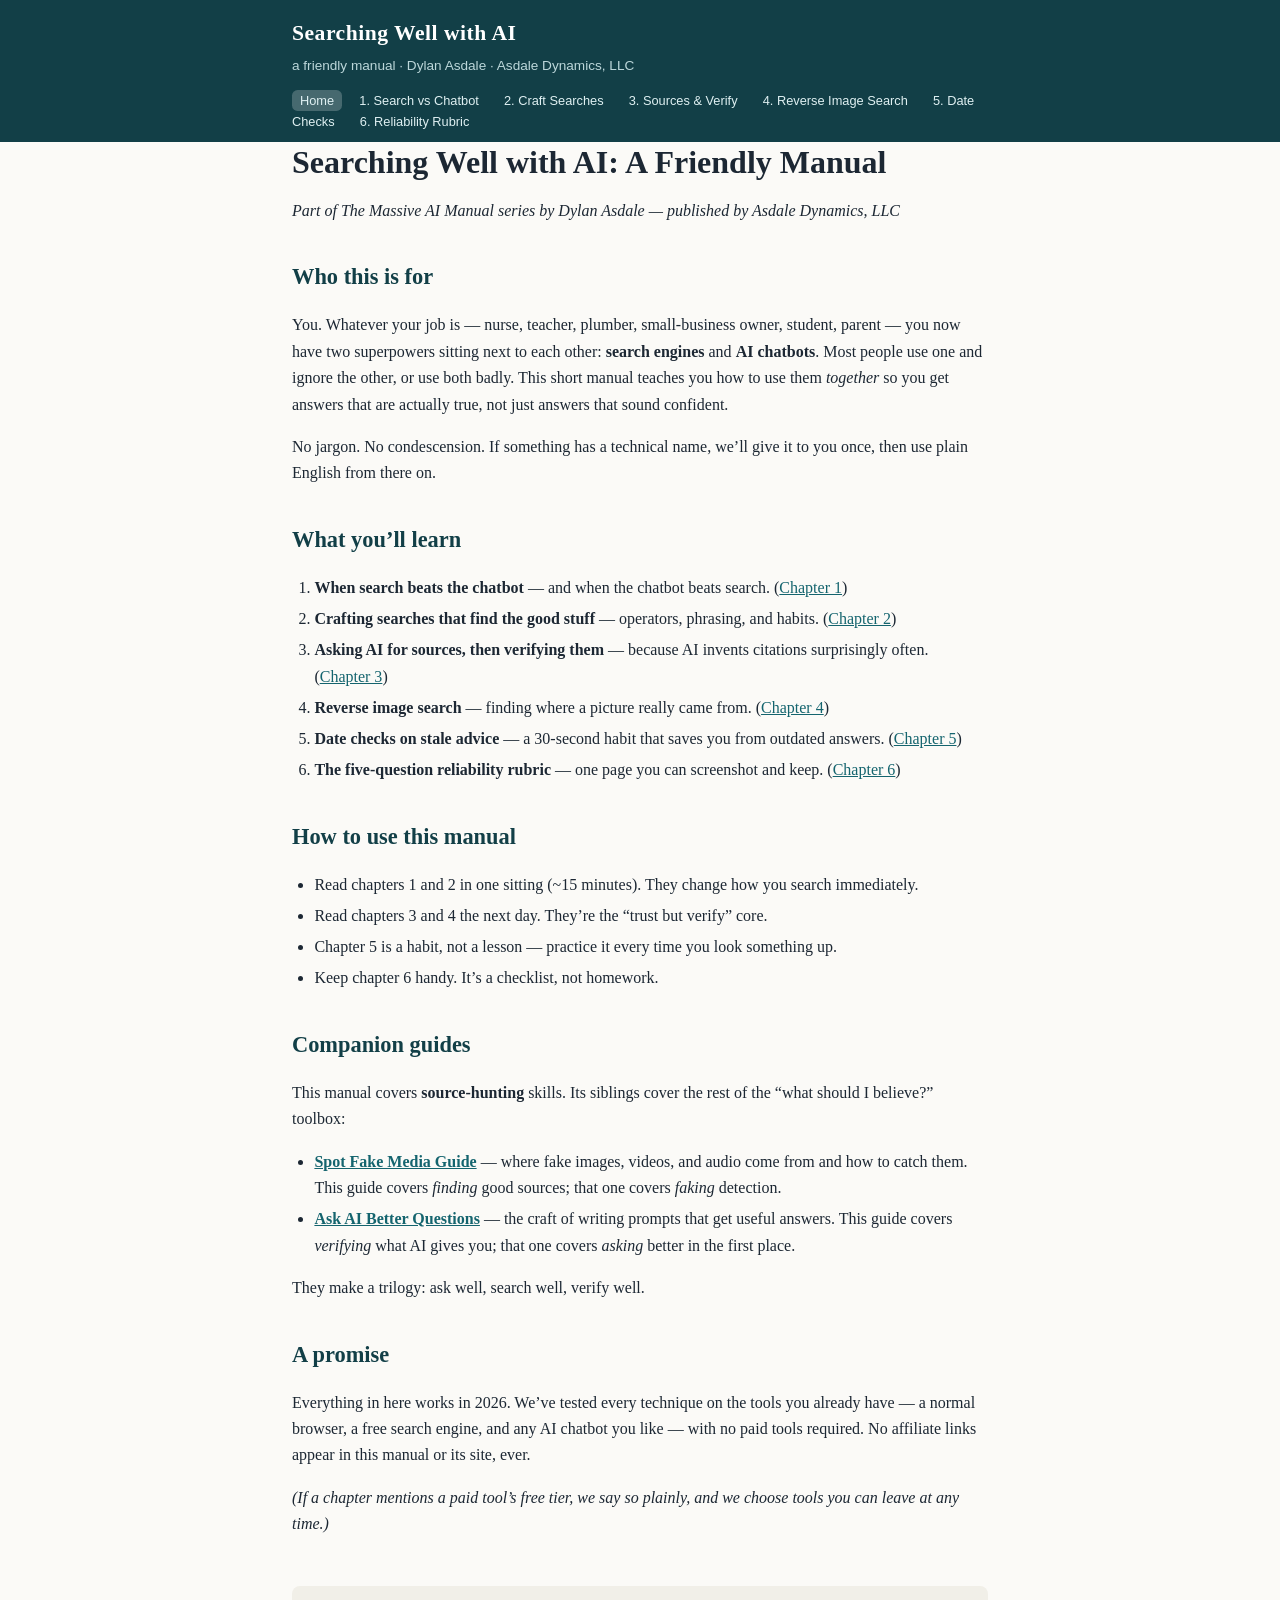
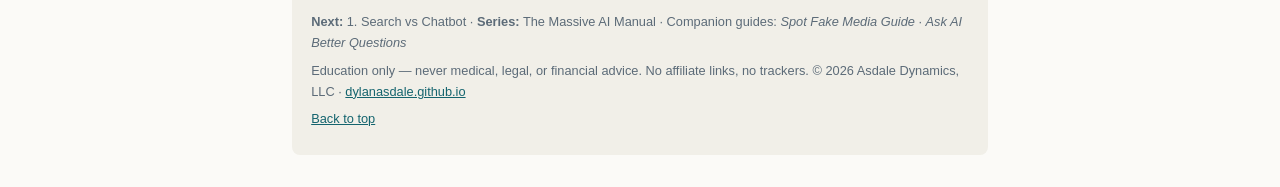
<file: site/index.html>
<!DOCTYPE html>
<html lang="en">
<head>
<meta charset="utf-8">
<meta name="viewport" content="width=device-width, initial-scale=1">
<title>Searching Well with AI: A Friendly Manual — Searching Well with AI</title>
<meta name="description" content="A friendly manual on getting good answers from search engines and AI chatbots together — by Dylan Asdale (Asdale Dynamics, LLC).">
<link rel="stylesheet" href="styles.css">
</head>
<body>
<header class="site-header">
  <div class="wrap">
    <a class="brand" href="index.html">Searching Well with AI</a>
    <span class="tagline">a friendly manual · Dylan Asdale · Asdale Dynamics, LLC</span>
  </div>
  <nav class="wrap nav">
    <a href="index.html" class="kn">Home</a> <a href="01-when-search-beats-the-chatbot.html" class="">1. Search vs Chatbot</a> <a href="02-crafting-searches.html" class="">2. Craft Searches</a> <a href="03-ask-ai-for-sources-then-verify.html" class="">3. Sources & Verify</a> <a href="04-reverse-image-search.html" class="">4. Reverse Image Search</a> <a href="05-date-checks-on-stale-advice.html" class="">5. Date Checks</a> <a href="06-five-question-reliability-rubric.html" class="">6. Reliability Rubric</a>
  </nav>
</header>
<main class="wrap">
<article>
<h1>Searching Well with AI: A Friendly Manual</h1>
<p><em>Part of The Massive AI Manual series by Dylan Asdale — published by Asdale Dynamics, LLC</em></p>
<h2>Who this is for</h2>
<p>You. Whatever your job is — nurse, teacher, plumber, small-business owner, student, parent —
you now have two superpowers sitting next to each other: <strong>search engines</strong> and <strong>AI chatbots</strong>.
Most people use one and ignore the other, or use both badly. This short manual teaches you
how to use them <em>together</em> so you get answers that are actually true, not just answers that
sound confident.</p>
<p>No jargon. No condescension. If something has a technical name, we&rsquo;ll give it to you once,
then use plain English from there on.</p>
<h2>What you&rsquo;ll learn</h2>
<ol>
<li><strong>When search beats the chatbot</strong> — and when the chatbot beats search. (<a href="01-when-search-beats-the-chatbot.html">Chapter 1</a>)</li>
<li><strong>Crafting searches that find the good stuff</strong> — operators, phrasing, and habits. (<a href="02-crafting-searches.html">Chapter 2</a>)</li>
<li><strong>Asking AI for sources, then verifying them</strong> — because AI invents citations surprisingly often. (<a href="03-ask-ai-for-sources-then-verify.html">Chapter 3</a>)</li>
<li><strong>Reverse image search</strong> — finding where a picture really came from. (<a href="04-reverse-image-search.html">Chapter 4</a>)</li>
<li><strong>Date checks on stale advice</strong> — a 30-second habit that saves you from outdated answers. (<a href="05-date-checks-on-stale-advice.html">Chapter 5</a>)</li>
<li><strong>The five-question reliability rubric</strong> — one page you can screenshot and keep. (<a href="06-five-question-reliability-rubric.html">Chapter 6</a>)</li>
</ol>
<h2>How to use this manual</h2>
<ul>
<li>Read chapters 1 and 2 in one sitting (~15 minutes). They change how you search immediately.</li>
<li>Read chapters 3 and 4 the next day. They&rsquo;re the &ldquo;trust but verify&rdquo; core.</li>
<li>Chapter 5 is a habit, not a lesson — practice it every time you look something up.</li>
<li>Keep chapter 6 handy. It&rsquo;s a checklist, not homework.</li>
</ul>
<h2>Companion guides</h2>
<p>This manual covers <strong>source-hunting</strong> skills. Its siblings cover the rest of the
&ldquo;what should I believe?&rdquo; toolbox:</p>
<ul>
<li><strong><a href="https://dylanasdale.github.io/">Spot Fake Media Guide</a></strong> — where fake images, videos, and audio come from and how to catch them. This guide covers <em>finding</em> good sources; that one covers <em>faking</em> detection.</li>
<li><strong><a href="https://dylanasdale.github.io/">Ask AI Better Questions</a></strong> — the craft of writing prompts that get useful answers. This guide covers <em>verifying</em> what AI gives you; that one covers <em>asking</em> better in the first place.</li>
</ul>
<p>They make a trilogy: ask well, search well, verify well.</p>
<h2>A promise</h2>
<p>Everything in here works in 2026. We&rsquo;ve tested every technique on the tools you
already have — a normal browser, a free search engine, and any AI chatbot you like — with no
paid tools required. No affiliate links appear in this manual or its site, ever.</p>
<p><em>(If a chapter mentions a paid tool&rsquo;s free tier, we say so plainly, and we choose tools
you can leave at any time.)</em></p>
</article>
<footer class="page-footer">
  <p><strong>Next:</strong> 1. Search vs Chatbot · <strong>Series:</strong> The Massive AI Manual ·
  Companion guides: <em>Spot Fake Media Guide</em> · <em>Ask AI Better Questions</em></p>
  <p>Education only — never medical, legal, or financial advice. No affiliate links, no trackers.
  &copy; 2026 Asdale Dynamics, LLC · <a href="https://dylanasdale.github.io/">dylanasdale.github.io</a></p>
  <p><a href="#top">Back to top</a></p>
</footer>
</main>
</body>
</html>
</file>
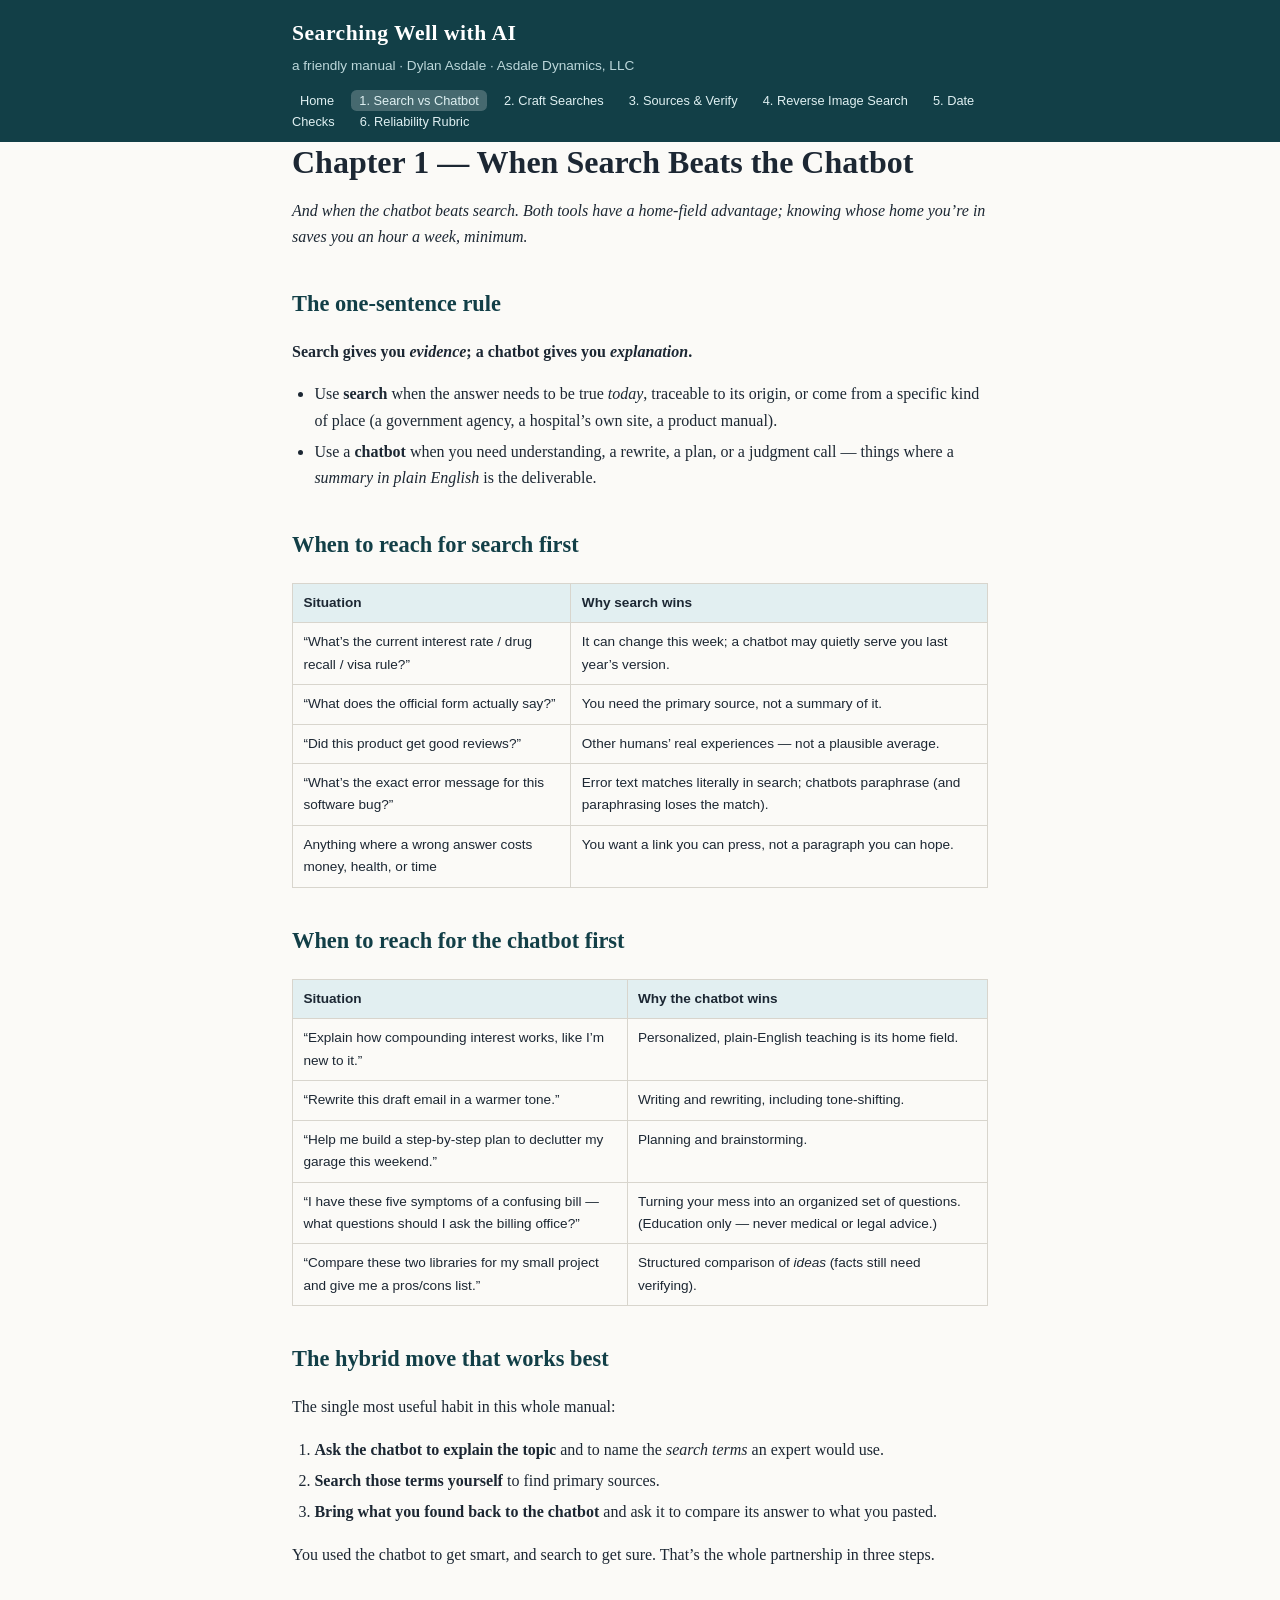
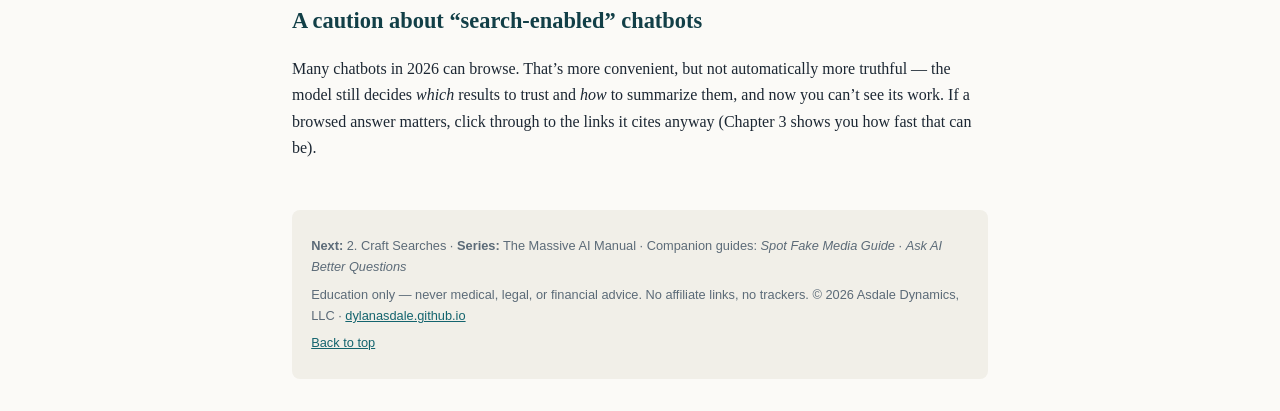
<file: site/01-when-search-beats-the-chatbot.html>
<!DOCTYPE html>
<html lang="en">
<head>
<meta charset="utf-8">
<meta name="viewport" content="width=device-width, initial-scale=1">
<title>Chapter 1 — When Search Beats the Chatbot — Searching Well with AI</title>
<meta name="description" content="A friendly manual on getting good answers from search engines and AI chatbots together — by Dylan Asdale (Asdale Dynamics, LLC).">
<link rel="stylesheet" href="styles.css">
</head>
<body>
<header class="site-header">
  <div class="wrap">
    <a class="brand" href="index.html">Searching Well with AI</a>
    <span class="tagline">a friendly manual · Dylan Asdale · Asdale Dynamics, LLC</span>
  </div>
  <nav class="wrap nav">
    <a href="index.html" class="">Home</a> <a href="01-when-search-beats-the-chatbot.html" class="kn">1. Search vs Chatbot</a> <a href="02-crafting-searches.html" class="">2. Craft Searches</a> <a href="03-ask-ai-for-sources-then-verify.html" class="">3. Sources & Verify</a> <a href="04-reverse-image-search.html" class="">4. Reverse Image Search</a> <a href="05-date-checks-on-stale-advice.html" class="">5. Date Checks</a> <a href="06-five-question-reliability-rubric.html" class="">6. Reliability Rubric</a>
  </nav>
</header>
<main class="wrap">
<article>
<h1>Chapter 1 — When Search Beats the Chatbot</h1>
<p><em>And when the chatbot beats search. Both tools have a home-field advantage; knowing
whose home you&rsquo;re in saves you an hour a week, minimum.</em></p>
<h2>The one-sentence rule</h2>
<p><strong>Search gives you <em>evidence</em>; a chatbot gives you <em>explanation</em>.</strong></p>
<ul>
<li>Use <strong>search</strong> when the answer needs to be true <em>today</em>, traceable to its origin, or come from a specific kind of place (a government agency, a hospital&rsquo;s own site, a product manual).</li>
<li>Use a <strong>chatbot</strong> when you need understanding, a rewrite, a plan, or a judgment call — things where a <em>summary in plain English</em> is the deliverable.</li>
</ul>
<h2>When to reach for search first</h2>
<table>
<thead>
<tr>
<th>Situation</th>
<th>Why search wins</th>
</tr>
</thead>
<tbody>
<tr>
<td>&ldquo;What&rsquo;s the current interest rate / drug recall / visa rule?&rdquo;</td>
<td>It can change this week; a chatbot may quietly serve you last year&rsquo;s version.</td>
</tr>
<tr>
<td>&ldquo;What does the official form actually say?&rdquo;</td>
<td>You need the primary source, not a summary of it.</td>
</tr>
<tr>
<td>&ldquo;Did this product get good reviews?&rdquo;</td>
<td>Other humans&rsquo; real experiences — not a plausible average.</td>
</tr>
<tr>
<td>&ldquo;What&rsquo;s the exact error message for this software bug?&rdquo;</td>
<td>Error text matches literally in search; chatbots paraphrase (and paraphrasing loses the match).</td>
</tr>
<tr>
<td>Anything where a wrong answer costs money, health, or time</td>
<td>You want a link you can press, not a paragraph you can hope.</td>
</tr>
</tbody>
</table>
<h2>When to reach for the chatbot first</h2>
<table>
<thead>
<tr>
<th>Situation</th>
<th>Why the chatbot wins</th>
</tr>
</thead>
<tbody>
<tr>
<td>&ldquo;Explain how compounding interest works, like I&rsquo;m new to it.&rdquo;</td>
<td>Personalized, plain-English teaching is its home field.</td>
</tr>
<tr>
<td>&ldquo;Rewrite this draft email in a warmer tone.&rdquo;</td>
<td>Writing and rewriting, including tone-shifting.</td>
</tr>
<tr>
<td>&ldquo;Help me build a step-by-step plan to declutter my garage this weekend.&rdquo;</td>
<td>Planning and brainstorming.</td>
</tr>
<tr>
<td>&ldquo;I have these five symptoms of a confusing bill — what questions should I ask the billing office?&rdquo;</td>
<td>Turning your mess into an organized set of questions. (Education only — never medical or legal advice.)</td>
</tr>
<tr>
<td>&ldquo;Compare these two libraries for my small project and give me a pros/cons list.&rdquo;</td>
<td>Structured comparison of <em>ideas</em> (facts still need verifying).</td>
</tr>
</tbody>
</table>
<h2>The hybrid move that works best</h2>
<p>The single most useful habit in this whole manual:</p>
<ol>
<li><strong>Ask the chatbot to explain the topic</strong> and to name the <em>search terms</em> an expert would use.</li>
<li><strong>Search those terms yourself</strong> to find primary sources.</li>
<li><strong>Bring what you found back to the chatbot</strong> and ask it to compare its answer to what you pasted.</li>
</ol>
<p>You used the chatbot to get smart, and search to get sure. That&rsquo;s the whole partnership
in three steps.</p>
<h2>A caution about &ldquo;search-enabled&rdquo; chatbots</h2>
<p>Many chatbots in 2026 can browse. That&rsquo;s more convenient, but not automatically more
truthful — the model still decides <em>which</em> results to trust and <em>how</em> to summarize them,
and now you can&rsquo;t see its work. If a browsed answer matters, click through to the
links it cites anyway (Chapter 3 shows you how fast that can be).</p>
</article>
<footer class="page-footer">
  <p><strong>Next:</strong> 2. Craft Searches · <strong>Series:</strong> The Massive AI Manual ·
  Companion guides: <em>Spot Fake Media Guide</em> · <em>Ask AI Better Questions</em></p>
  <p>Education only — never medical, legal, or financial advice. No affiliate links, no trackers.
  &copy; 2026 Asdale Dynamics, LLC · <a href="https://dylanasdale.github.io/">dylanasdale.github.io</a></p>
  <p><a href="#top">Back to top</a></p>
</footer>
</main>
</body>
</html>
</file>
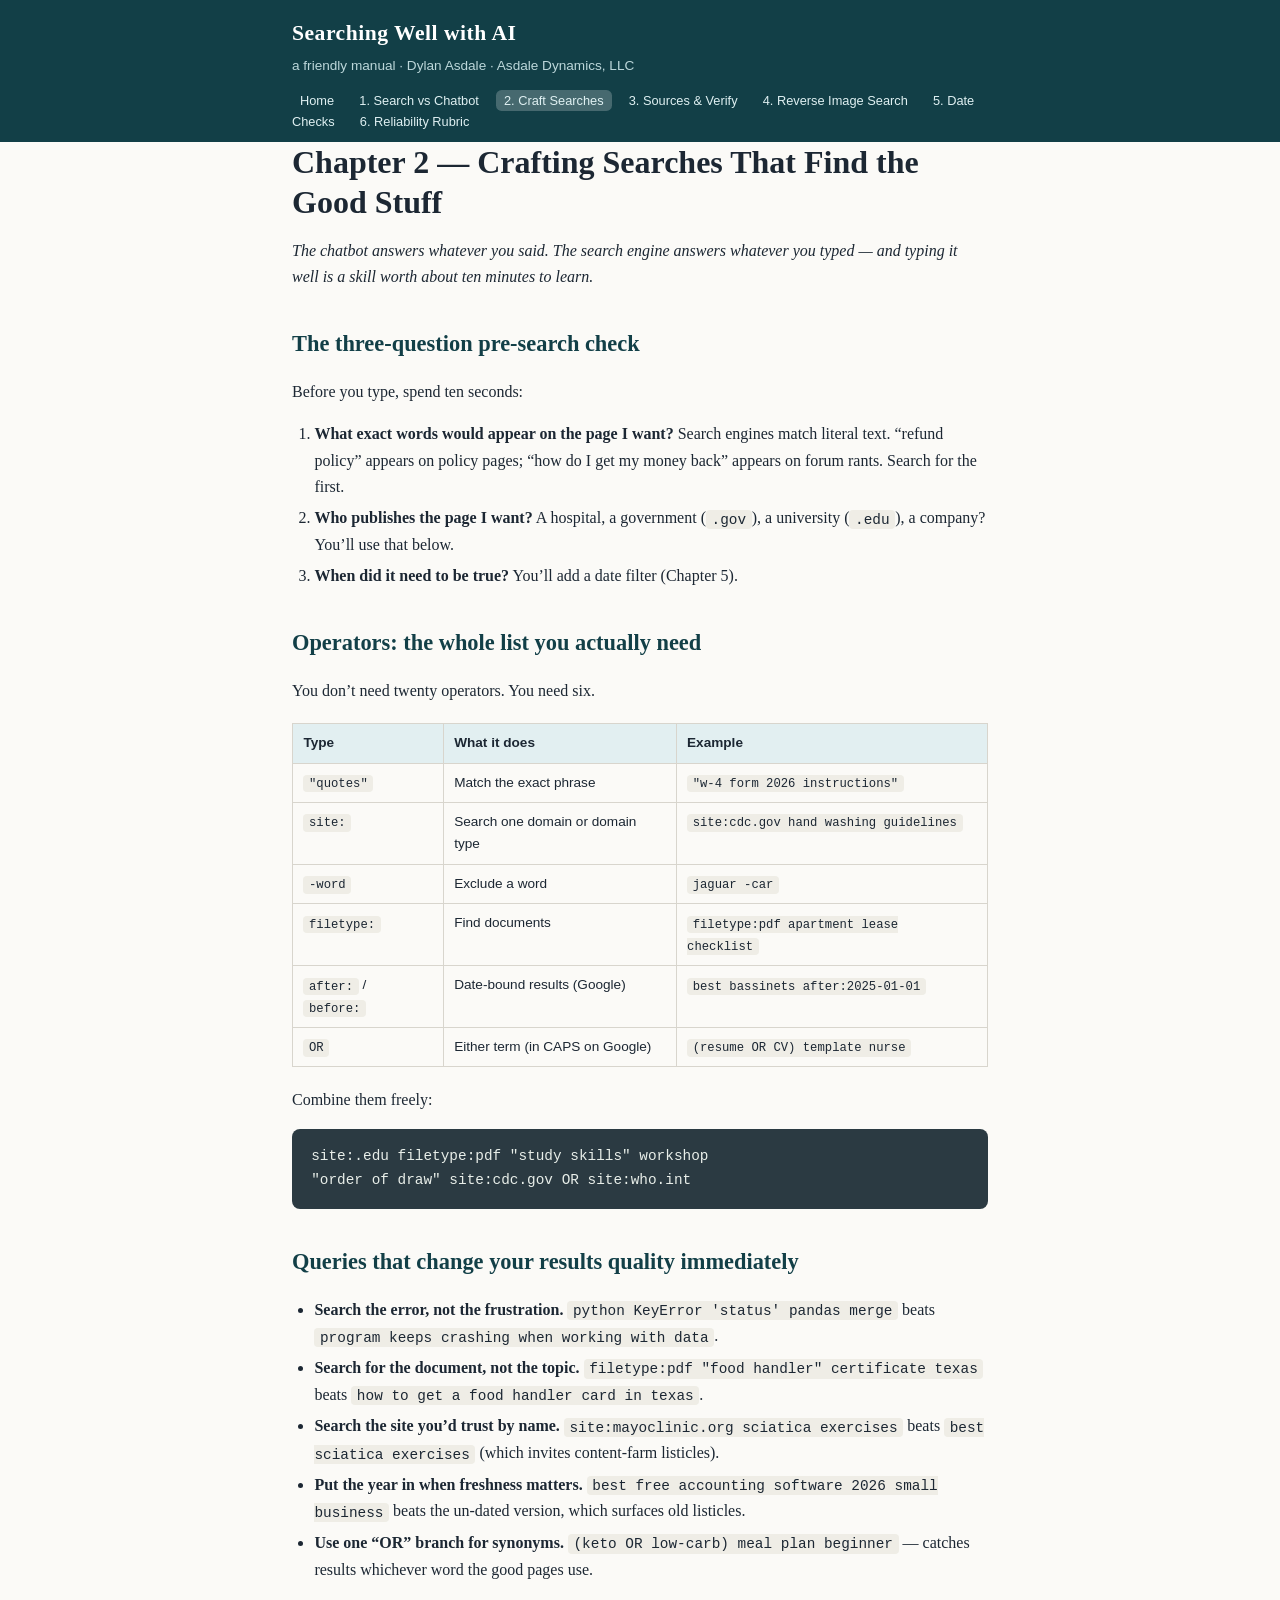
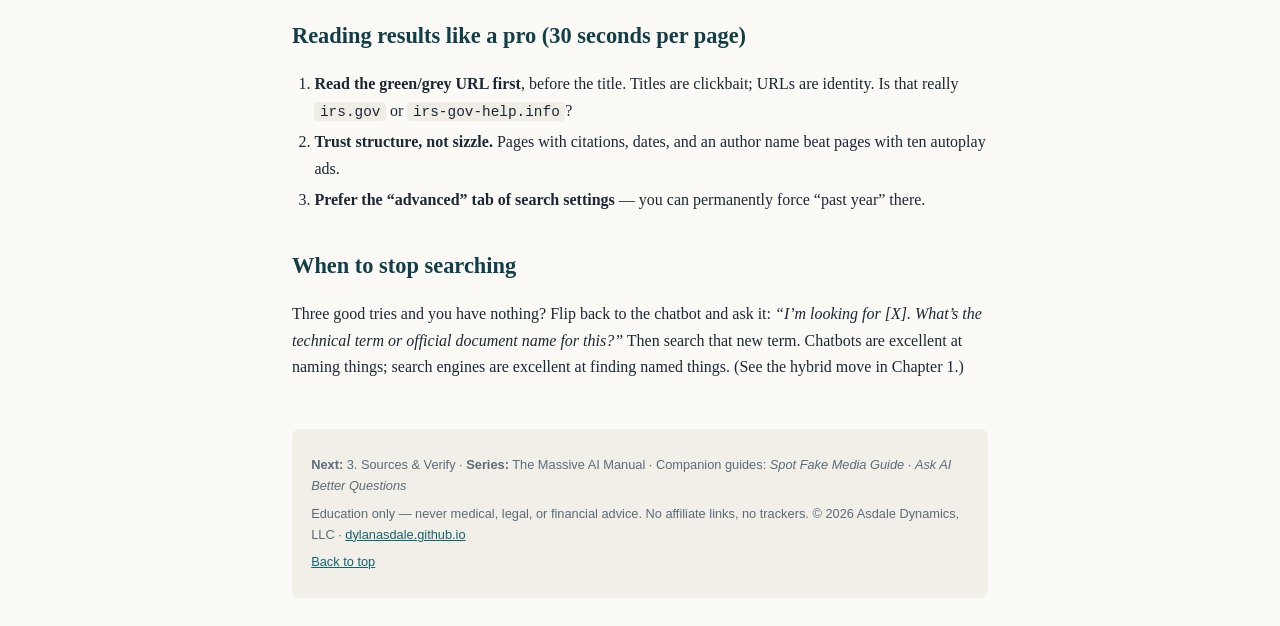
<file: site/02-crafting-searches.html>
<!DOCTYPE html>
<html lang="en">
<head>
<meta charset="utf-8">
<meta name="viewport" content="width=device-width, initial-scale=1">
<title>Chapter 2 — Crafting Searches That Find the Good Stuff — Searching Well with AI</title>
<meta name="description" content="A friendly manual on getting good answers from search engines and AI chatbots together — by Dylan Asdale (Asdale Dynamics, LLC).">
<link rel="stylesheet" href="styles.css">
</head>
<body>
<header class="site-header">
  <div class="wrap">
    <a class="brand" href="index.html">Searching Well with AI</a>
    <span class="tagline">a friendly manual · Dylan Asdale · Asdale Dynamics, LLC</span>
  </div>
  <nav class="wrap nav">
    <a href="index.html" class="">Home</a> <a href="01-when-search-beats-the-chatbot.html" class="">1. Search vs Chatbot</a> <a href="02-crafting-searches.html" class="kn">2. Craft Searches</a> <a href="03-ask-ai-for-sources-then-verify.html" class="">3. Sources & Verify</a> <a href="04-reverse-image-search.html" class="">4. Reverse Image Search</a> <a href="05-date-checks-on-stale-advice.html" class="">5. Date Checks</a> <a href="06-five-question-reliability-rubric.html" class="">6. Reliability Rubric</a>
  </nav>
</header>
<main class="wrap">
<article>
<h1>Chapter 2 — Crafting Searches That Find the Good Stuff</h1>
<p><em>The chatbot answers whatever you said. The search engine answers whatever you
<em>typed</em> — and typing it well is a skill worth about ten minutes to learn.</em></p>
<h2>The three-question pre-search check</h2>
<p>Before you type, spend ten seconds:</p>
<ol>
<li><strong>What exact words would appear on the page I want?</strong> Search engines match literal text. &ldquo;refund policy&rdquo; appears on policy pages; &ldquo;how do I get my money back&rdquo; appears on forum rants. Search for the first.</li>
<li><strong>Who publishes the page I want?</strong> A hospital, a government (<code>.gov</code>), a university (<code>.edu</code>), a company? You&rsquo;ll use that below.</li>
<li><strong>When did it need to be true?</strong> You&rsquo;ll add a date filter (Chapter 5).</li>
</ol>
<h2>Operators: the whole list you actually need</h2>
<p>You don&rsquo;t need twenty operators. You need six.</p>
<table>
<thead>
<tr>
<th>Type</th>
<th>What it does</th>
<th>Example</th>
</tr>
</thead>
<tbody>
<tr>
<td><code>"quotes"</code></td>
<td>Match the exact phrase</td>
<td><code>"w-4 form 2026 instructions"</code></td>
</tr>
<tr>
<td><code>site:</code></td>
<td>Search one domain or domain type</td>
<td><code>site:cdc.gov hand washing guidelines</code></td>
</tr>
<tr>
<td><code>-word</code></td>
<td>Exclude a word</td>
<td><code>jaguar -car</code></td>
</tr>
<tr>
<td><code>filetype:</code></td>
<td>Find documents</td>
<td><code>filetype:pdf apartment lease checklist</code></td>
</tr>
<tr>
<td><code>after:</code> / <code>before:</code></td>
<td>Date-bound results (Google)</td>
<td><code>best bassinets after:2025-01-01</code></td>
</tr>
<tr>
<td><code>OR</code></td>
<td>Either term (in CAPS on Google)</td>
<td><code>(resume OR CV) template nurse</code></td>
</tr>
</tbody>
</table>
<p>Combine them freely:</p>
<pre><code>site:.edu filetype:pdf &quot;study skills&quot; workshop
&quot;order of draw&quot; site:cdc.gov OR site:who.int
</code></pre>
<h2>Queries that change your results quality immediately</h2>
<ul>
<li><strong>Search the error, not the frustration.</strong> <code>python KeyError 'status' pandas merge</code> beats <code>program keeps crashing when working with data</code>.</li>
<li><strong>Search for the document, not the topic.</strong> <code>filetype:pdf "food handler" certificate texas</code> beats <code>how to get a food handler card in texas</code>.</li>
<li><strong>Search the site you&rsquo;d trust by name.</strong> <code>site:mayoclinic.org sciatica exercises</code> beats <code>best sciatica exercises</code> (which invites content-farm listicles).</li>
<li><strong>Put the year in when freshness matters.</strong> <code>best free accounting software 2026 small business</code> beats the un-dated version, which surfaces old listicles.</li>
<li><strong>Use one &ldquo;OR&rdquo; branch for synonyms.</strong> <code>(keto OR low-carb) meal plan beginner</code> — catches results whichever word the good pages use.</li>
</ul>
<h2>Reading results like a pro (30 seconds per page)</h2>
<ol>
<li><strong>Read the green/grey URL first</strong>, before the title. Titles are clickbait; URLs are identity. Is that really <code>irs.gov</code> or <code>irs-gov-help.info</code>?</li>
<li><strong>Trust structure, not sizzle.</strong> Pages with citations, dates, and an author name beat pages with ten autoplay ads.</li>
<li><strong>Prefer the &ldquo;advanced&rdquo; tab of search settings</strong> — you can permanently force &ldquo;past year&rdquo; there.</li>
</ol>
<h2>When to stop searching</h2>
<p>Three good tries and you have nothing? Flip back to the chatbot and ask it:
<em>&ldquo;I&rsquo;m looking for [X]. What&rsquo;s the technical term or official document name for this?&rdquo;</em>
Then search that new term. Chatbots are excellent at naming things; search engines
are excellent at finding named things. (See the hybrid move in Chapter 1.)</p>
</article>
<footer class="page-footer">
  <p><strong>Next:</strong> 3. Sources & Verify · <strong>Series:</strong> The Massive AI Manual ·
  Companion guides: <em>Spot Fake Media Guide</em> · <em>Ask AI Better Questions</em></p>
  <p>Education only — never medical, legal, or financial advice. No affiliate links, no trackers.
  &copy; 2026 Asdale Dynamics, LLC · <a href="https://dylanasdale.github.io/">dylanasdale.github.io</a></p>
  <p><a href="#top">Back to top</a></p>
</footer>
</main>
</body>
</html>
</file>
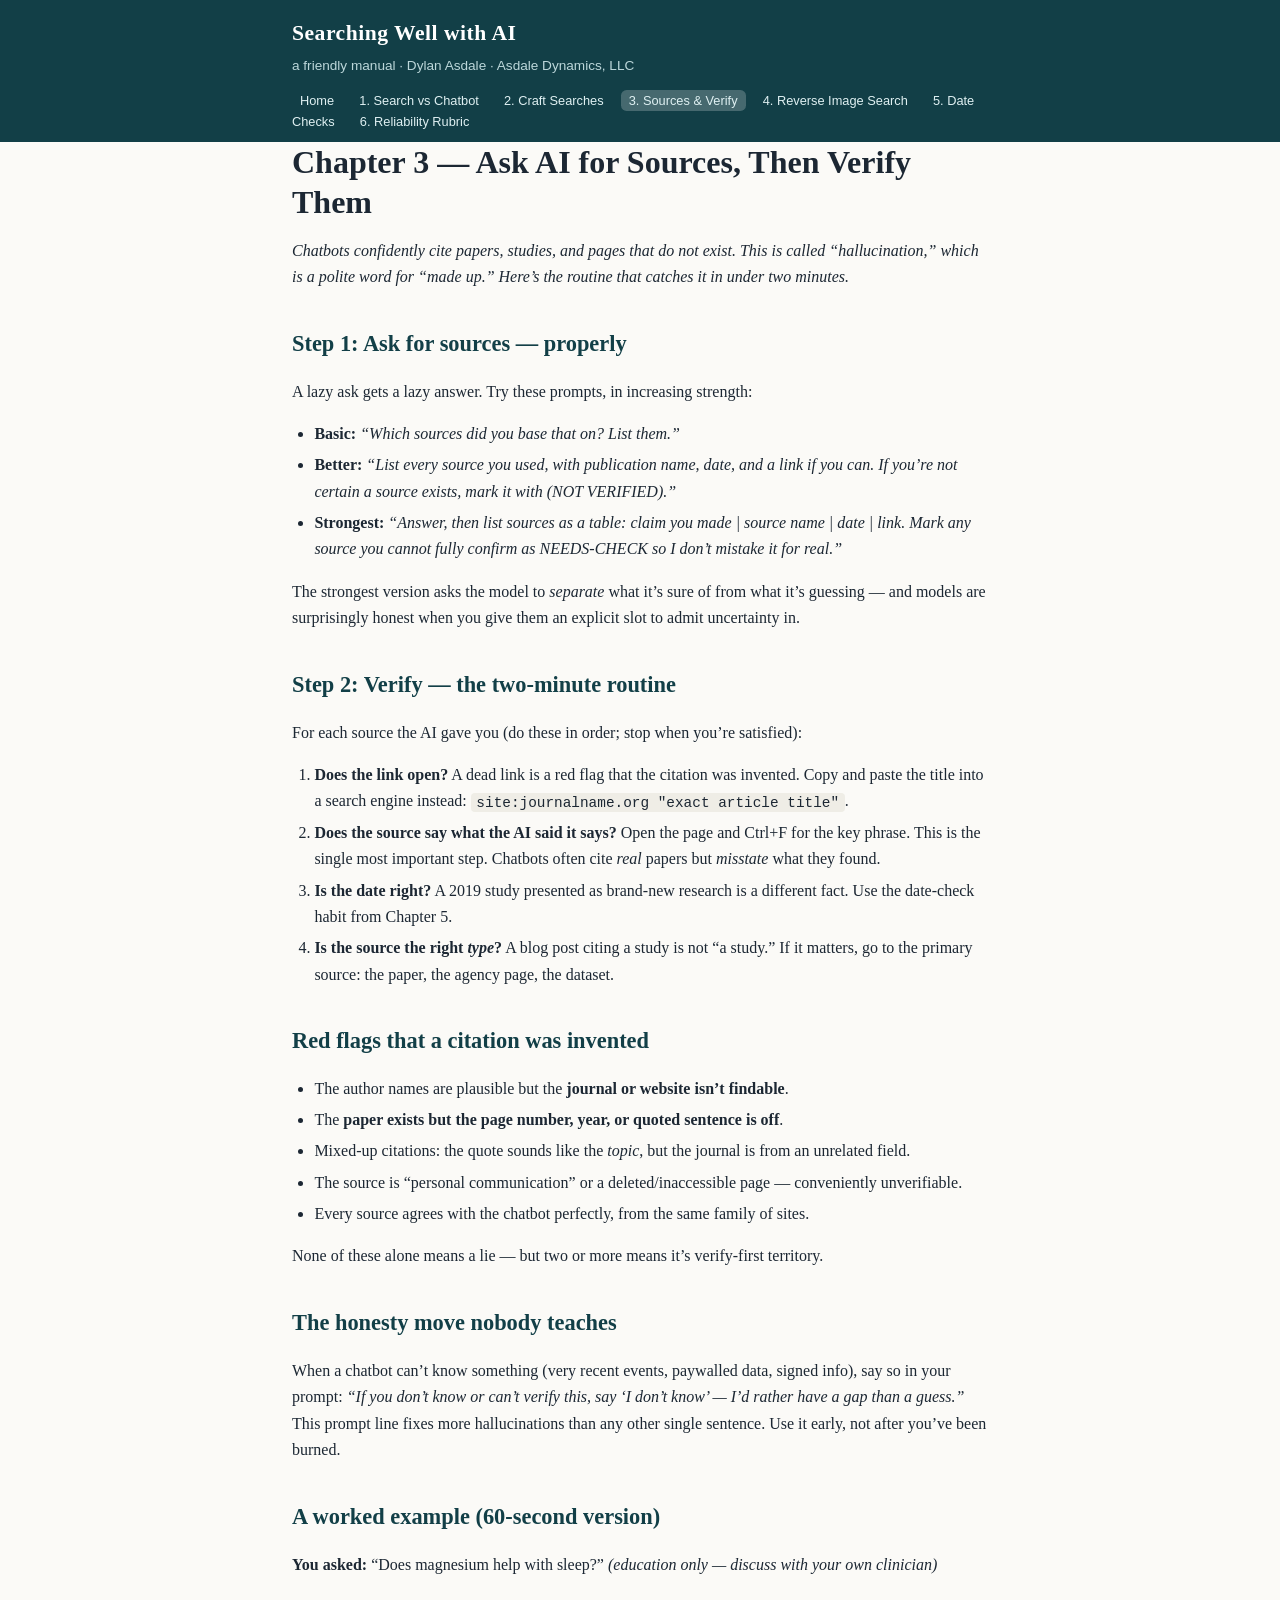
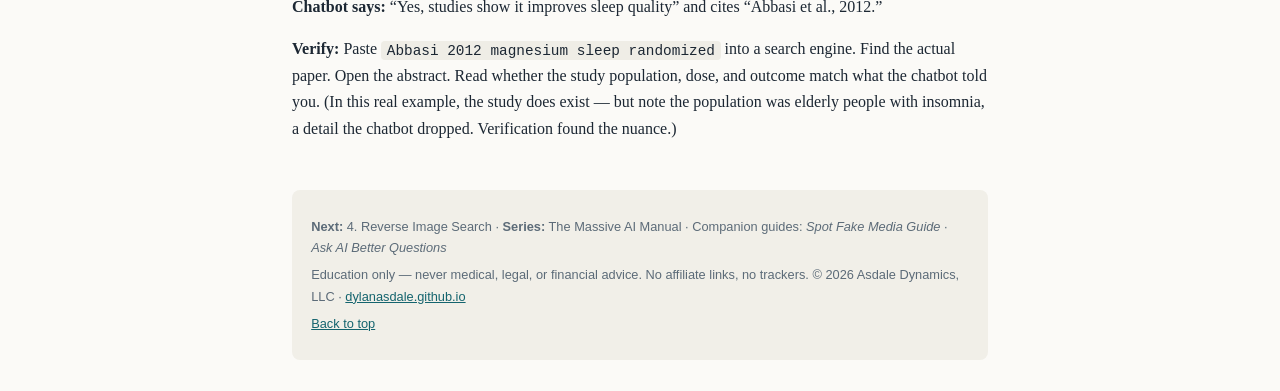
<file: site/03-ask-ai-for-sources-then-verify.html>
<!DOCTYPE html>
<html lang="en">
<head>
<meta charset="utf-8">
<meta name="viewport" content="width=device-width, initial-scale=1">
<title>Chapter 3 — Ask AI for Sources, Then Verify Them — Searching Well with AI</title>
<meta name="description" content="A friendly manual on getting good answers from search engines and AI chatbots together — by Dylan Asdale (Asdale Dynamics, LLC).">
<link rel="stylesheet" href="styles.css">
</head>
<body>
<header class="site-header">
  <div class="wrap">
    <a class="brand" href="index.html">Searching Well with AI</a>
    <span class="tagline">a friendly manual · Dylan Asdale · Asdale Dynamics, LLC</span>
  </div>
  <nav class="wrap nav">
    <a href="index.html" class="">Home</a> <a href="01-when-search-beats-the-chatbot.html" class="">1. Search vs Chatbot</a> <a href="02-crafting-searches.html" class="">2. Craft Searches</a> <a href="03-ask-ai-for-sources-then-verify.html" class="kn">3. Sources & Verify</a> <a href="04-reverse-image-search.html" class="">4. Reverse Image Search</a> <a href="05-date-checks-on-stale-advice.html" class="">5. Date Checks</a> <a href="06-five-question-reliability-rubric.html" class="">6. Reliability Rubric</a>
  </nav>
</header>
<main class="wrap">
<article>
<h1>Chapter 3 — Ask AI for Sources, Then Verify Them</h1>
<p><em>Chatbots confidently cite papers, studies, and pages that do not exist. This is
called “hallucination,” which is a polite word for “made up.” Here&rsquo;s the routine
that catches it in under two minutes.</em></p>
<h2>Step 1: Ask for sources — properly</h2>
<p>A lazy ask gets a lazy answer. Try these prompts, in increasing strength:</p>
<ul>
<li><strong>Basic:</strong> <em>&ldquo;Which sources did you base that on? List them.&rdquo;</em></li>
<li><strong>Better:</strong> <em>&ldquo;List every source you used, with publication name, date, and a link if you can. If you&rsquo;re not certain a source exists, mark it with (NOT VERIFIED).&rdquo;</em></li>
<li><strong>Strongest:</strong> <em>&ldquo;Answer, then list sources as a table: claim you made | source name | date | link. Mark any source you cannot fully confirm as NEEDS-CHECK so I don&rsquo;t mistake it for real.&rdquo;</em></li>
</ul>
<p>The strongest version asks the model to <em>separate</em> what it&rsquo;s sure of from what it&rsquo;s
guessing — and models are surprisingly honest when you give them an explicit slot
to admit uncertainty in.</p>
<h2>Step 2: Verify — the two-minute routine</h2>
<p>For each source the AI gave you (do these in order; stop when you&rsquo;re satisfied):</p>
<ol>
<li><strong>Does the link open?</strong> A dead link is a red flag that the citation was invented. Copy and paste the title into a search engine instead: <code>site:journalname.org "exact article title"</code>.</li>
<li><strong>Does the source say what the AI said it says?</strong> Open the page and Ctrl+F for the key phrase. This is the single most important step. Chatbots often cite <em>real</em> papers but <em>misstate</em> what they found.</li>
<li><strong>Is the date right?</strong> A 2019 study presented as brand-new research is a different fact. Use the date-check habit from Chapter 5.</li>
<li><strong>Is the source the right <em>type</em>?</strong> A blog post citing a study is not &ldquo;a study.&rdquo; If it matters, go to the primary source: the paper, the agency page, the dataset.</li>
</ol>
<h2>Red flags that a citation was invented</h2>
<ul>
<li>The author names are plausible but the <strong>journal or website isn&rsquo;t findable</strong>.</li>
<li>The <strong>paper exists but the page number, year, or quoted sentence is off</strong>.</li>
<li>Mixed-up citations: the quote sounds like the <em>topic</em>, but the journal is from an unrelated field.</li>
<li>The source is &ldquo;personal communication&rdquo; or a deleted/inaccessible page — conveniently unverifiable.</li>
<li>Every source agrees with the chatbot perfectly, from the same family of sites.</li>
</ul>
<p>None of these alone means a lie — but two or more means it&rsquo;s verify-first territory.</p>
<h2>The honesty move nobody teaches</h2>
<p>When a chatbot can&rsquo;t know something (very recent events, paywalled data, signed info),
say so in your prompt: <em>&ldquo;If you don&rsquo;t know or can&rsquo;t verify this, say &lsquo;I don&rsquo;t know&rsquo; —
I&rsquo;d rather have a gap than a guess.&rdquo;</em> This prompt line fixes more hallucinations than
any other single sentence. Use it early, not after you&rsquo;ve been burned.</p>
<h2>A worked example (60-second version)</h2>
<p><strong>You asked:</strong> &ldquo;Does magnesium help with sleep?&rdquo; <em>(education only — discuss with your own clinician)</em></p>
<p><strong>Chatbot says:</strong> &ldquo;Yes, studies show it improves sleep quality&rdquo; and cites &ldquo;Abbasi et al., 2012.&rdquo;</p>
<p><strong>Verify:</strong> Paste <code>Abbasi 2012 magnesium sleep randomized</code> into a search engine.
Find the actual paper. Open the abstract. Read whether the study population,
dose, and outcome match what the chatbot told you. (In this real example, the study
does exist — but note the population was elderly people with insomnia, a detail the
chatbot dropped. Verification found the nuance.)</p>
</article>
<footer class="page-footer">
  <p><strong>Next:</strong> 4. Reverse Image Search · <strong>Series:</strong> The Massive AI Manual ·
  Companion guides: <em>Spot Fake Media Guide</em> · <em>Ask AI Better Questions</em></p>
  <p>Education only — never medical, legal, or financial advice. No affiliate links, no trackers.
  &copy; 2026 Asdale Dynamics, LLC · <a href="https://dylanasdale.github.io/">dylanasdale.github.io</a></p>
  <p><a href="#top">Back to top</a></p>
</footer>
</main>
</body>
</html>
</file>
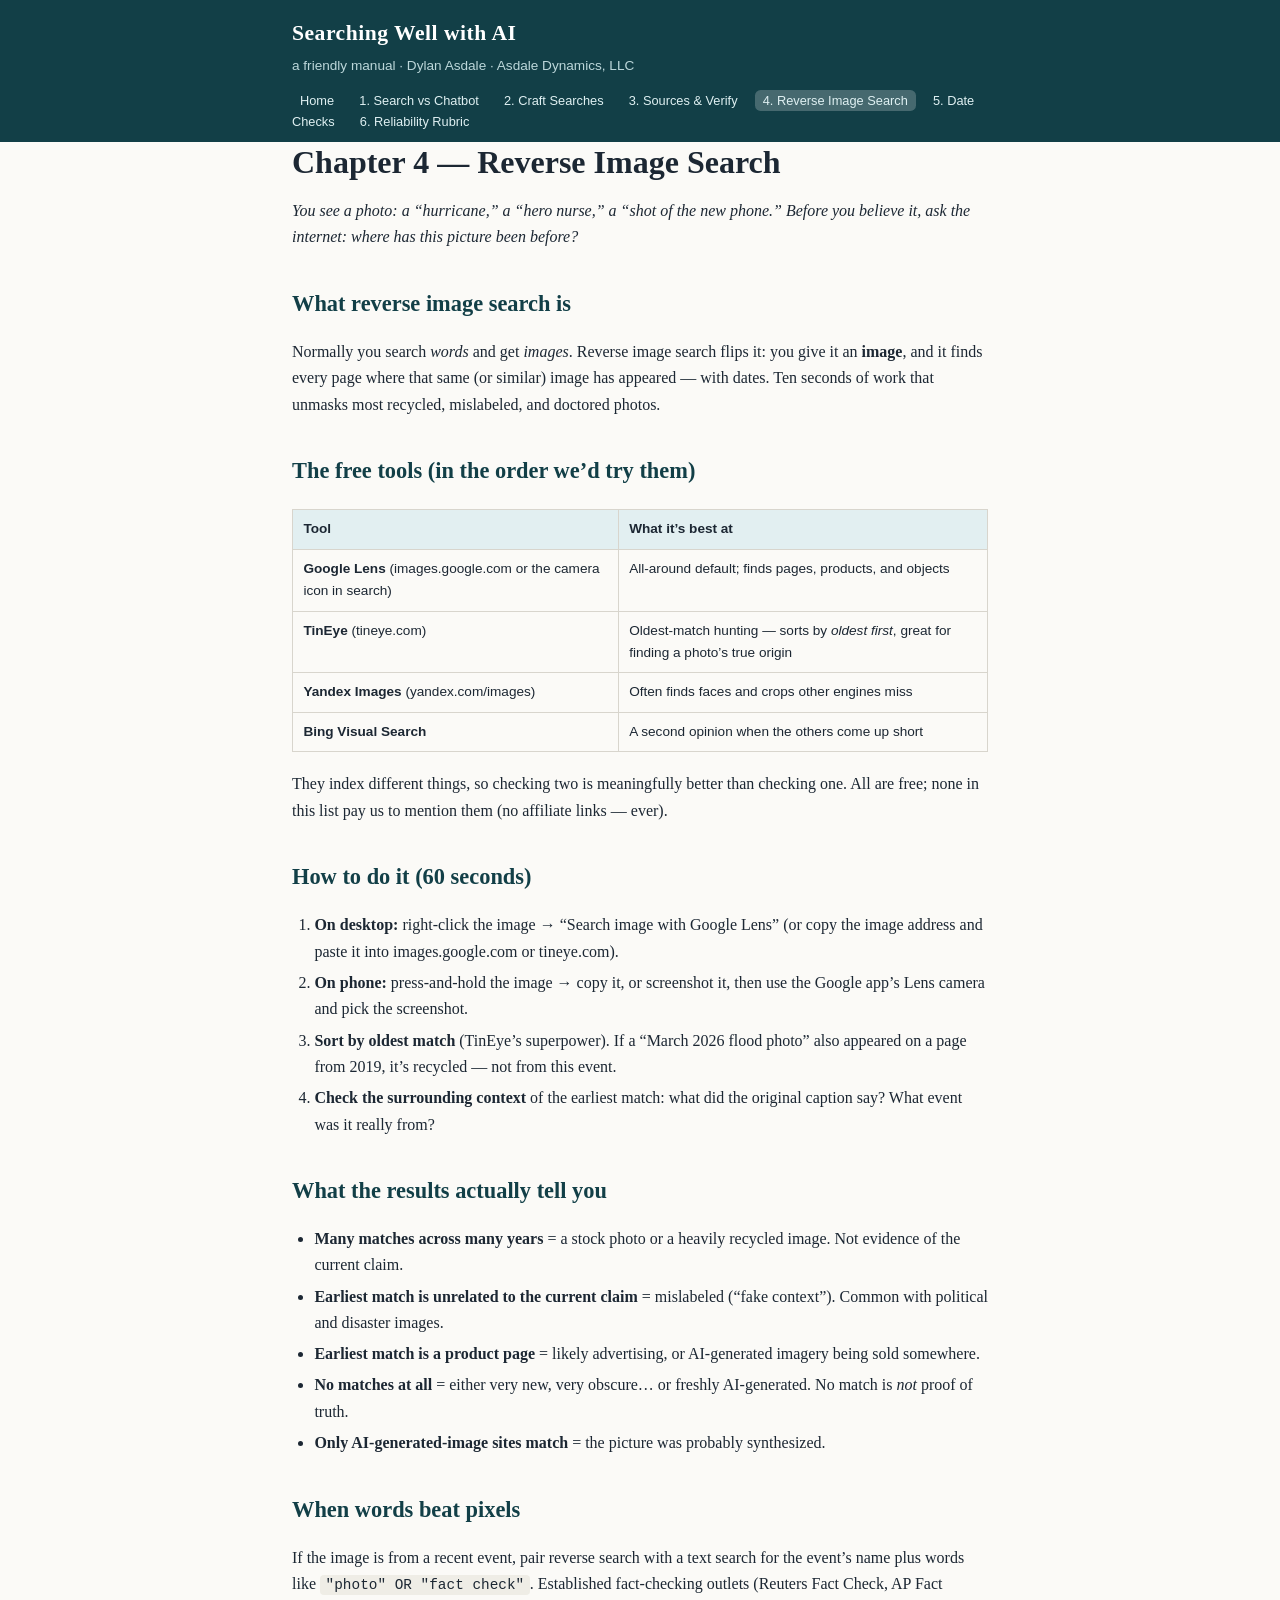
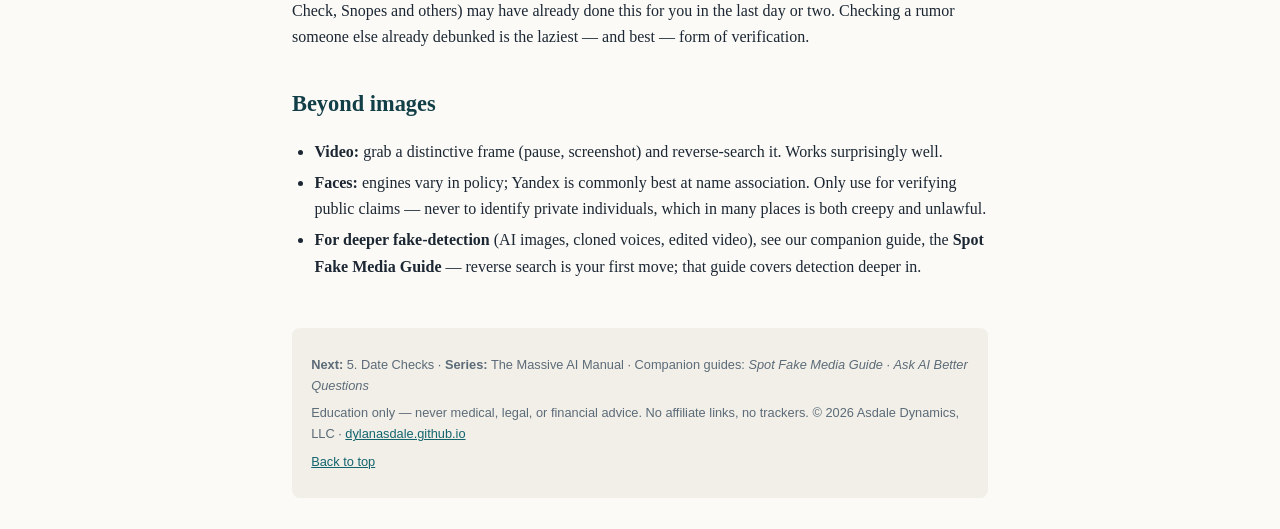
<file: site/04-reverse-image-search.html>
<!DOCTYPE html>
<html lang="en">
<head>
<meta charset="utf-8">
<meta name="viewport" content="width=device-width, initial-scale=1">
<title>Chapter 4 — Reverse Image Search — Searching Well with AI</title>
<meta name="description" content="A friendly manual on getting good answers from search engines and AI chatbots together — by Dylan Asdale (Asdale Dynamics, LLC).">
<link rel="stylesheet" href="styles.css">
</head>
<body>
<header class="site-header">
  <div class="wrap">
    <a class="brand" href="index.html">Searching Well with AI</a>
    <span class="tagline">a friendly manual · Dylan Asdale · Asdale Dynamics, LLC</span>
  </div>
  <nav class="wrap nav">
    <a href="index.html" class="">Home</a> <a href="01-when-search-beats-the-chatbot.html" class="">1. Search vs Chatbot</a> <a href="02-crafting-searches.html" class="">2. Craft Searches</a> <a href="03-ask-ai-for-sources-then-verify.html" class="">3. Sources & Verify</a> <a href="04-reverse-image-search.html" class="kn">4. Reverse Image Search</a> <a href="05-date-checks-on-stale-advice.html" class="">5. Date Checks</a> <a href="06-five-question-reliability-rubric.html" class="">6. Reliability Rubric</a>
  </nav>
</header>
<main class="wrap">
<article>
<h1>Chapter 4 — Reverse Image Search</h1>
<p><em>You see a photo: a &ldquo;hurricane,&rdquo; a &ldquo;hero nurse,&rdquo; a &ldquo;shot of the new phone.&rdquo; Before
you believe it, ask the internet: where has this picture been before?</em></p>
<h2>What reverse image search is</h2>
<p>Normally you search <em>words</em> and get <em>images</em>. Reverse image search flips it: you
give it an <strong>image</strong>, and it finds every page where that same (or similar) image has
appeared — with dates. Ten seconds of work that unmasks most recycled, mislabeled,
and doctored photos.</p>
<h2>The free tools (in the order we&rsquo;d try them)</h2>
<table>
<thead>
<tr>
<th>Tool</th>
<th>What it&rsquo;s best at</th>
</tr>
</thead>
<tbody>
<tr>
<td><strong>Google Lens</strong> (images.google.com or the camera icon in search)</td>
<td>All-around default; finds pages, products, and objects</td>
</tr>
<tr>
<td><strong>TinEye</strong> (tineye.com)</td>
<td>Oldest-match hunting — sorts by <em>oldest first</em>, great for finding a photo&rsquo;s true origin</td>
</tr>
<tr>
<td><strong>Yandex Images</strong> (yandex.com/images)</td>
<td>Often finds faces and crops other engines miss</td>
</tr>
<tr>
<td><strong>Bing Visual Search</strong></td>
<td>A second opinion when the others come up short</td>
</tr>
</tbody>
</table>
<p>They index different things, so checking two is meaningfully better than checking one.
All are free; none in this list pay us to mention them (no affiliate links — ever).</p>
<h2>How to do it (60 seconds)</h2>
<ol>
<li><strong>On desktop:</strong> right-click the image → &ldquo;Search image with Google Lens&rdquo; (or copy the image address and paste it into images.google.com or tineye.com).</li>
<li><strong>On phone:</strong> press-and-hold the image → copy it, or screenshot it, then use the Google app&rsquo;s Lens camera and pick the screenshot.</li>
<li><strong>Sort by oldest match</strong> (TinEye&rsquo;s superpower). If a &ldquo;March 2026 flood photo&rdquo; also appeared on a page from 2019, it&rsquo;s recycled — not from this event.</li>
<li><strong>Check the surrounding context</strong> of the earliest match: what did the original caption say? What event was it really from?</li>
</ol>
<h2>What the results actually tell you</h2>
<ul>
<li><strong>Many matches across many years</strong> = a stock photo or a heavily recycled image. Not evidence of the current claim.</li>
<li><strong>Earliest match is unrelated to the current claim</strong> = mislabeled (&ldquo;fake context&rdquo;). Common with political and disaster images.</li>
<li><strong>Earliest match is a product page</strong> = likely advertising, or AI-generated imagery being sold somewhere.</li>
<li><strong>No matches at all</strong> = either very new, very obscure… or freshly AI-generated. No match is <em>not</em> proof of truth.</li>
<li><strong>Only AI-generated-image sites match</strong> = the picture was probably synthesized.</li>
</ul>
<h2>When words beat pixels</h2>
<p>If the image is from a recent event, pair reverse search with a text search for the
event&rsquo;s name plus words like <code>"photo" OR "fact check"</code>. Established fact-checking
outlets (Reuters Fact Check, AP Fact Check, Snopes and others) may have already done
this for you in the last day or two. Checking a rumor someone else already debunked
is the laziest — and best — form of verification.</p>
<h2>Beyond images</h2>
<ul>
<li><strong>Video:</strong> grab a distinctive frame (pause, screenshot) and reverse-search it. Works surprisingly well.</li>
<li><strong>Faces:</strong> engines vary in policy; Yandex is commonly best at name association. Only use for verifying public claims — never to identify private individuals, which in many places is both creepy and unlawful.</li>
<li><strong>For deeper fake-detection</strong> (AI images, cloned voices, edited video), see our companion guide, the <strong>Spot Fake Media Guide</strong> — reverse search is your first move; that guide covers detection deeper in.</li>
</ul>
</article>
<footer class="page-footer">
  <p><strong>Next:</strong> 5. Date Checks · <strong>Series:</strong> The Massive AI Manual ·
  Companion guides: <em>Spot Fake Media Guide</em> · <em>Ask AI Better Questions</em></p>
  <p>Education only — never medical, legal, or financial advice. No affiliate links, no trackers.
  &copy; 2026 Asdale Dynamics, LLC · <a href="https://dylanasdale.github.io/">dylanasdale.github.io</a></p>
  <p><a href="#top">Back to top</a></p>
</footer>
</main>
</body>
</html>
</file>
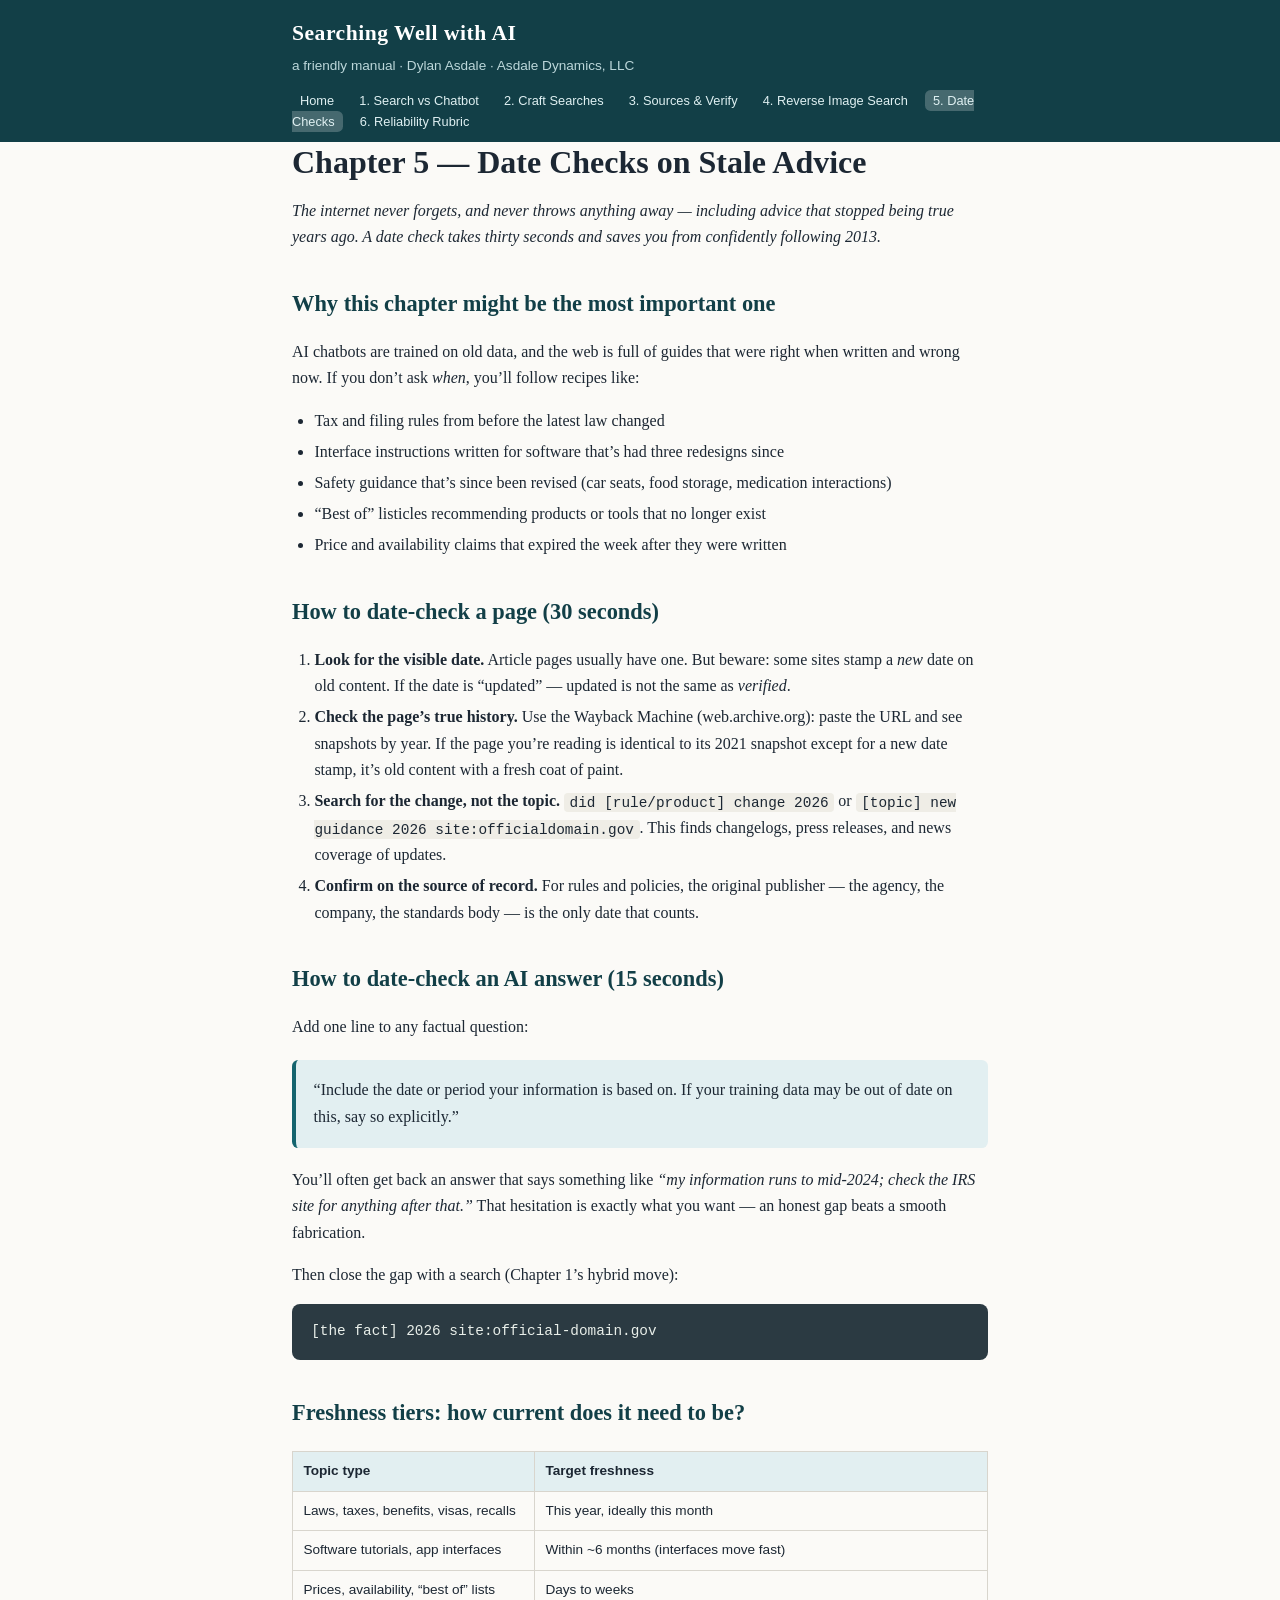
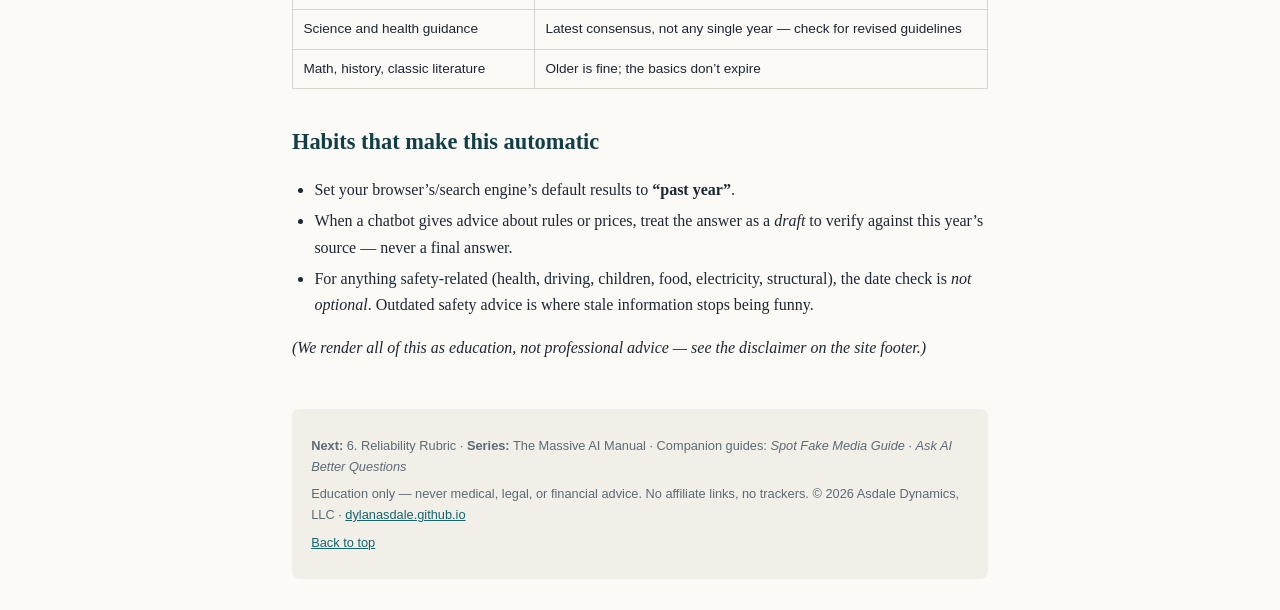
<file: site/05-date-checks-on-stale-advice.html>
<!DOCTYPE html>
<html lang="en">
<head>
<meta charset="utf-8">
<meta name="viewport" content="width=device-width, initial-scale=1">
<title>Chapter 5 — Date Checks on Stale Advice — Searching Well with AI</title>
<meta name="description" content="A friendly manual on getting good answers from search engines and AI chatbots together — by Dylan Asdale (Asdale Dynamics, LLC).">
<link rel="stylesheet" href="styles.css">
</head>
<body>
<header class="site-header">
  <div class="wrap">
    <a class="brand" href="index.html">Searching Well with AI</a>
    <span class="tagline">a friendly manual · Dylan Asdale · Asdale Dynamics, LLC</span>
  </div>
  <nav class="wrap nav">
    <a href="index.html" class="">Home</a> <a href="01-when-search-beats-the-chatbot.html" class="">1. Search vs Chatbot</a> <a href="02-crafting-searches.html" class="">2. Craft Searches</a> <a href="03-ask-ai-for-sources-then-verify.html" class="">3. Sources & Verify</a> <a href="04-reverse-image-search.html" class="">4. Reverse Image Search</a> <a href="05-date-checks-on-stale-advice.html" class="kn">5. Date Checks</a> <a href="06-five-question-reliability-rubric.html" class="">6. Reliability Rubric</a>
  </nav>
</header>
<main class="wrap">
<article>
<h1>Chapter 5 — Date Checks on Stale Advice</h1>
<p><em>The internet never forgets, and never throws anything away — including advice
that stopped being true years ago. A date check takes thirty seconds and saves
you from confidently following 2013.</em></p>
<h2>Why this chapter might be the most important one</h2>
<p>AI chatbots are trained on old data, and the web is full of guides that were right
when written and wrong now. If you don&rsquo;t ask <em>when</em>, you&rsquo;ll follow recipes like:</p>
<ul>
<li>Tax and filing rules from before the latest law changed</li>
<li>Interface instructions written for software that&rsquo;s had three redesigns since</li>
<li>Safety guidance that&rsquo;s since been revised (car seats, food storage, medication interactions)</li>
<li>&ldquo;Best of&rdquo; listicles recommending products or tools that no longer exist</li>
<li>Price and availability claims that expired the week after they were written</li>
</ul>
<h2>How to date-check a page (30 seconds)</h2>
<ol>
<li><strong>Look for the visible date.</strong> Article pages usually have one. But beware: some sites stamp a <em>new</em> date on old content. If the date is &ldquo;updated&rdquo; — updated is not the same as <em>verified</em>.</li>
<li><strong>Check the page&rsquo;s true history.</strong> Use the Wayback Machine (web.archive.org): paste the URL and see snapshots by year. If the page you&rsquo;re reading is identical to its 2021 snapshot except for a new date stamp, it&rsquo;s old content with a fresh coat of paint.</li>
<li><strong>Search for the change, not the topic.</strong> <code>did [rule/product] change 2026</code> or <code>[topic] new guidance 2026 site:officialdomain.gov</code>. This finds changelogs, press releases, and news coverage of updates.</li>
<li><strong>Confirm on the source of record.</strong> For rules and policies, the original publisher — the agency, the company, the standards body — is the only date that counts.</li>
</ol>
<h2>How to date-check an AI answer (15 seconds)</h2>
<p>Add one line to any factual question:</p>
<blockquote>
<p>&ldquo;Include the date or period your information is based on. If your training data
may be out of date on this, say so explicitly.&rdquo;</p>
</blockquote>
<p>You&rsquo;ll often get back an answer that says something like <em>&ldquo;my information runs to mid-2024;
check the IRS site for anything after that.&rdquo;</em> That hesitation is exactly what you want —
an honest gap beats a smooth fabrication.</p>
<p>Then close the gap with a search (Chapter 1&rsquo;s hybrid move):</p>
<pre><code>[the fact] 2026 site:official-domain.gov
</code></pre>
<h2>Freshness tiers: how current does it need to be?</h2>
<table>
<thead>
<tr>
<th>Topic type</th>
<th>Target freshness</th>
</tr>
</thead>
<tbody>
<tr>
<td>Laws, taxes, benefits, visas, recalls</td>
<td>This year, ideally this month</td>
</tr>
<tr>
<td>Software tutorials, app interfaces</td>
<td>Within ~6 months (interfaces move fast)</td>
</tr>
<tr>
<td>Prices, availability, &ldquo;best of&rdquo; lists</td>
<td>Days to weeks</td>
</tr>
<tr>
<td>Science and health guidance</td>
<td>Latest consensus, not any single year — check for revised guidelines</td>
</tr>
<tr>
<td>Math, history, classic literature</td>
<td>Older is fine; the basics don&rsquo;t expire</td>
</tr>
</tbody>
</table>
<h2>Habits that make this automatic</h2>
<ul>
<li>Set your browser&rsquo;s/search engine&rsquo;s default results to <strong>&ldquo;past year&rdquo;</strong>.</li>
<li>When a chatbot gives advice about rules or prices, treat the answer as a <em>draft</em>
  to verify against this year&rsquo;s source — never a final answer.</li>
<li>For anything safety-related (health, driving, children, food, electricity,
  structural), the date check is <em>not optional</em>. Outdated safety advice is where
  stale information stops being funny.</li>
</ul>
<p><em>(We render all of this as education, not professional advice — see the disclaimer on the site footer.)</em></p>
</article>
<footer class="page-footer">
  <p><strong>Next:</strong> 6. Reliability Rubric · <strong>Series:</strong> The Massive AI Manual ·
  Companion guides: <em>Spot Fake Media Guide</em> · <em>Ask AI Better Questions</em></p>
  <p>Education only — never medical, legal, or financial advice. No affiliate links, no trackers.
  &copy; 2026 Asdale Dynamics, LLC · <a href="https://dylanasdale.github.io/">dylanasdale.github.io</a></p>
  <p><a href="#top">Back to top</a></p>
</footer>
</main>
</body>
</html>
</file>
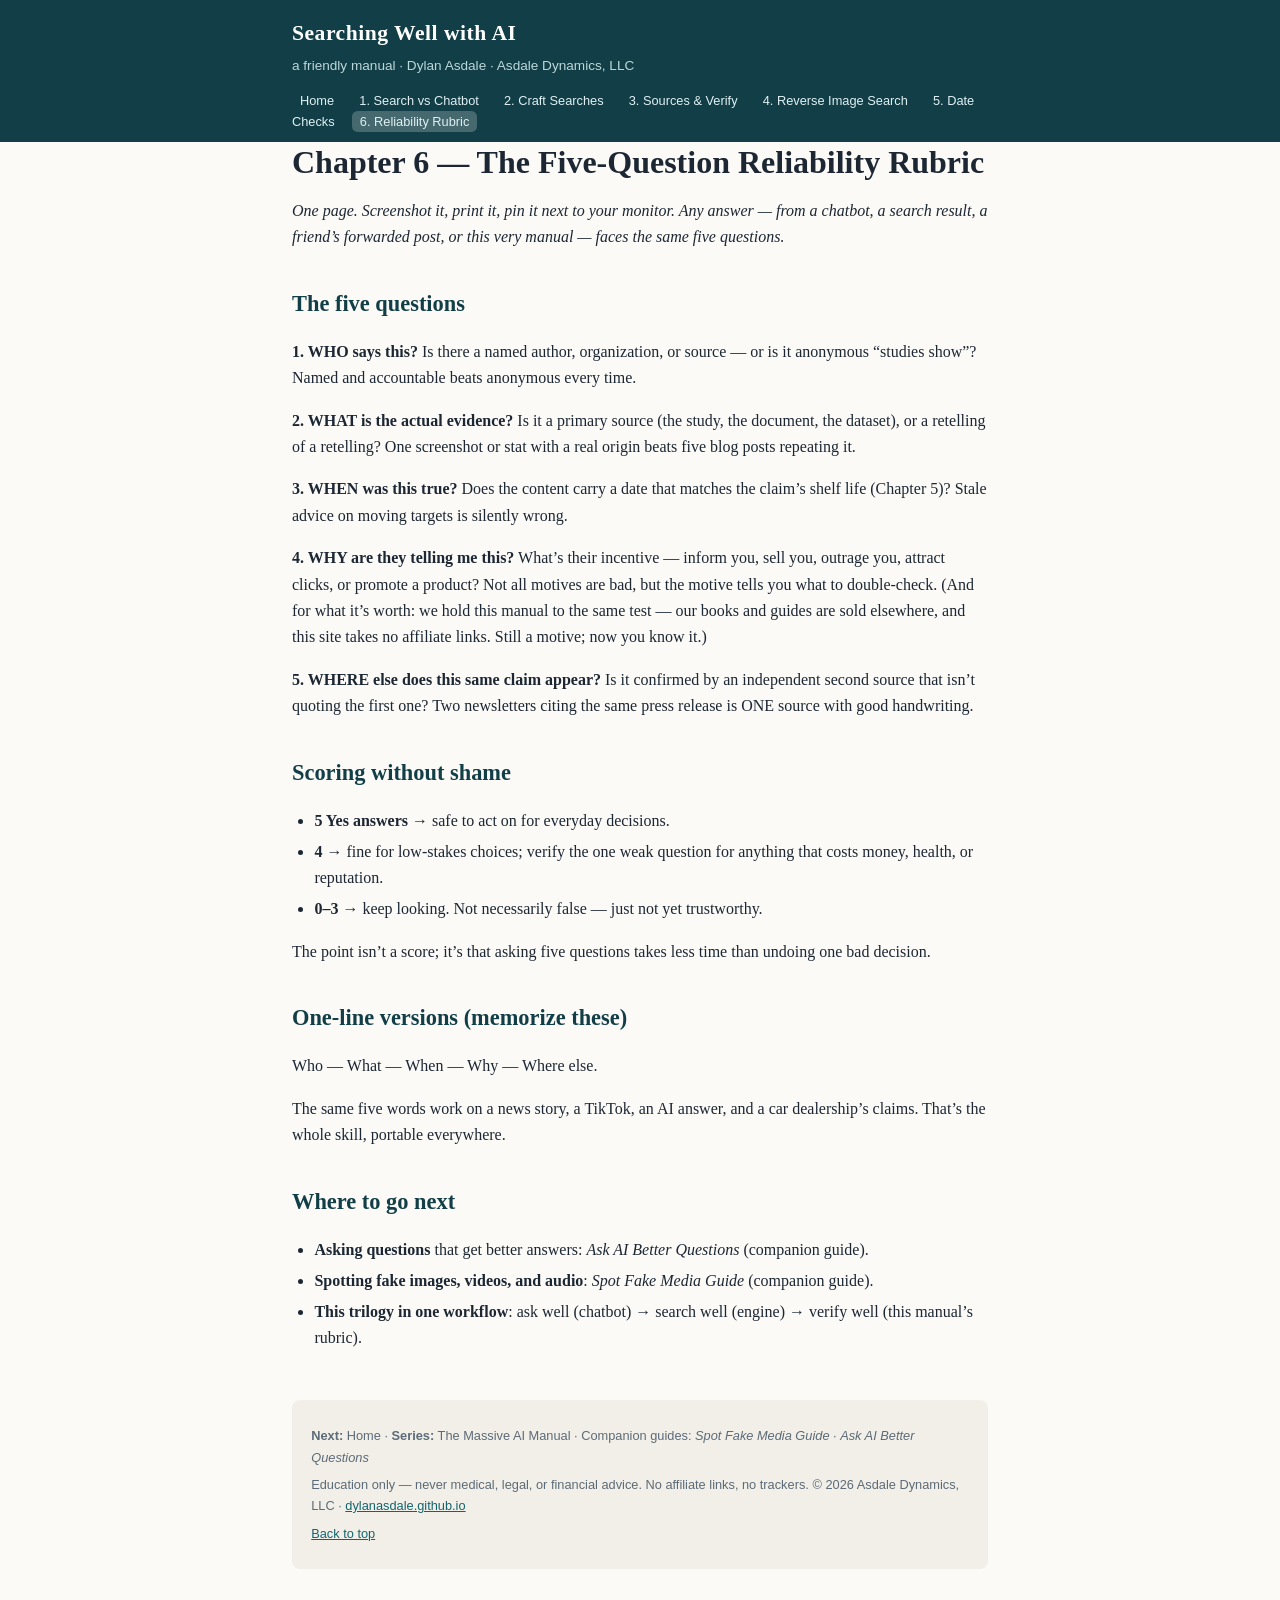
<file: site/06-five-question-reliability-rubric.html>
<!DOCTYPE html>
<html lang="en">
<head>
<meta charset="utf-8">
<meta name="viewport" content="width=device-width, initial-scale=1">
<title>Chapter 6 — The Five-Question Reliability Rubric — Searching Well with AI</title>
<meta name="description" content="A friendly manual on getting good answers from search engines and AI chatbots together — by Dylan Asdale (Asdale Dynamics, LLC).">
<link rel="stylesheet" href="styles.css">
</head>
<body>
<header class="site-header">
  <div class="wrap">
    <a class="brand" href="index.html">Searching Well with AI</a>
    <span class="tagline">a friendly manual · Dylan Asdale · Asdale Dynamics, LLC</span>
  </div>
  <nav class="wrap nav">
    <a href="index.html" class="">Home</a> <a href="01-when-search-beats-the-chatbot.html" class="">1. Search vs Chatbot</a> <a href="02-crafting-searches.html" class="">2. Craft Searches</a> <a href="03-ask-ai-for-sources-then-verify.html" class="">3. Sources & Verify</a> <a href="04-reverse-image-search.html" class="">4. Reverse Image Search</a> <a href="05-date-checks-on-stale-advice.html" class="">5. Date Checks</a> <a href="06-five-question-reliability-rubric.html" class="kn">6. Reliability Rubric</a>
  </nav>
</header>
<main class="wrap">
<article>
<h1>Chapter 6 — The Five-Question Reliability Rubric</h1>
<p><em>One page. Screenshot it, print it, pin it next to your monitor. Any answer —
from a chatbot, a search result, a friend&rsquo;s forwarded post, or this very manual —
faces the same five questions.</em></p>
<h2>The five questions</h2>
<p><strong>1. WHO says this?</strong>
Is there a named author, organization, or source — or is it anonymous &ldquo;studies show&rdquo;?
Named and accountable beats anonymous every time.</p>
<p><strong>2. WHAT is the actual evidence?</strong>
Is it a primary source (the study, the document, the dataset), or a retelling of a
retelling? One screenshot or stat with a real origin beats five blog posts repeating it.</p>
<p><strong>3. WHEN was this true?</strong>
Does the content carry a date that matches the claim&rsquo;s shelf life (Chapter 5)?
Stale advice on moving targets is silently wrong.</p>
<p><strong>4. WHY are they telling me this?</strong>
What&rsquo;s their incentive — inform you, sell you, outrage you, attract clicks, or
promote a product? Not all motives are bad, but the motive tells you what to
double-check. (And for what it&rsquo;s worth: we hold this manual to the same test —
our books and guides are sold elsewhere, and this site takes no affiliate links.
Still a motive; now you know it.)</p>
<p><strong>5. WHERE else does this same claim appear?</strong>
Is it confirmed by an independent second source that isn&rsquo;t quoting the first one?
Two newsletters citing the same press release is ONE source with good handwriting.</p>
<h2>Scoring without shame</h2>
<ul>
<li><strong>5 Yes answers</strong> → safe to act on for everyday decisions.</li>
<li><strong>4</strong> → fine for low-stakes choices; verify the one weak question for anything that costs money, health, or reputation.</li>
<li><strong>0–3</strong> → keep looking. Not necessarily false — just not yet trustworthy.</li>
</ul>
<p>The point isn&rsquo;t a score; it&rsquo;s that asking five questions takes less time than
undoing one bad decision.</p>
<h2>One-line versions (memorize these)</h2>
<p>Who — What — When — Why — Where else.</p>
<p>The same five words work on a news story, a TikTok, an AI answer, and a car
dealership&rsquo;s claims. That&rsquo;s the whole skill, portable everywhere.</p>
<h2>Where to go next</h2>
<ul>
<li><strong>Asking questions</strong> that get better answers: <em>Ask AI Better Questions</em> (companion guide).</li>
<li><strong>Spotting fake images, videos, and audio</strong>: <em>Spot Fake Media Guide</em> (companion guide).</li>
<li><strong>This trilogy in one workflow</strong>: ask well (chatbot) → search well (engine) → verify well (this manual&rsquo;s rubric).</li>
</ul>
</article>
<footer class="page-footer">
  <p><strong>Next:</strong> Home · <strong>Series:</strong> The Massive AI Manual ·
  Companion guides: <em>Spot Fake Media Guide</em> · <em>Ask AI Better Questions</em></p>
  <p>Education only — never medical, legal, or financial advice. No affiliate links, no trackers.
  &copy; 2026 Asdale Dynamics, LLC · <a href="https://dylanasdale.github.io/">dylanasdale.github.io</a></p>
  <p><a href="#top">Back to top</a></p>
</footer>
</main>
</body>
</html>
</file>
<file: site/styles.css>
/* Searching Well with AI — site styles */
:root {
  --ink: #1c2733;
  --paper: #fbfaf7;
  --accent: #14646e;
  --accent-soft: #e2eff1;
  --muted: #5c6b78;
}
* { box-sizing: border-box; }
body {
  margin: 0;
  font-family: Georgia, 'Times New Roman', serif;
  color: var(--ink);
  background: var(--paper);
  line-height: 1.65;
}
.wrap { max-width: 46rem; margin: 0 auto; padding: 0 1.25rem; }
a { color: var(--accent); }
a:hover { text-decoration-thickness: 2px; }
.site-header {
  background: #123f47;
  color: #fff;
  padding: 1rem 0 .6rem;
}
.brand {
  color: #fff; text-decoration: none;
  font-size: 1.35rem; font-weight: bold; letter-spacing: .5px;
}
.tagline { display: block; color: #bcd7da; font-size: .85rem; font-family: Verdana, sans-serif; margin-top: .2rem; }
.nav { font-family: Verdana, sans-serif; font-size: .8rem; margin-top: .8rem; }
.nav a { color: #dff0f2; text-decoration: none; margin-right: .35rem; padding: .2rem .5rem; border-radius: .35rem; }
.nav a:hover { background: rgba(255,255,255,.15); }
.nav a.kn { background: rgba(255,255,255,.22); }
main { padding: 2rem 0 1rem; }
article h1 { font-size: 2rem; line-height: 1.25; margin: 0 0 1rem; }
article h2 { font-size: 1.4rem; margin: 2.2rem 0 .6rem; color: #123f47; }
article h3 { font-size: 1.1rem; margin: 1.6rem 0 .5rem; }
article ul, article ol { padding-left: 1.4rem; }
article li { margin: .3rem 0; }
article blockquote {
  margin: 1.2rem 0; padding: .8rem 1.1rem;
  background: var(--accent-soft); border-left: 4px solid var(--accent);
  border-radius: .4rem;
}
article blockquote p { margin: .3rem 0; }
table { border-collapse: collapse; width: 100%; margin: 1.2rem 0; font-family: Verdana, sans-serif; font-size: .85rem; }
th, td { border: 1px solid #d8d5cd; padding: .5rem .65rem; text-align: left; vertical-align: top; }
th { background: var(--accent-soft); }
code {
  font-family: Consolas, Menlo, monospace; font-size: .9em;
  background: #efede6; padding: .1rem .35rem; border-radius: .25rem;
}
pre {
  background: #2b3a42; color: #e8eee9; padding: 1rem 1.2rem;
  border-radius: .5rem; overflow-x: auto;
}
pre code { background: none; color: inherit; padding: 0; }
.page-footer {
  margin: 3rem 0 2rem; padding: 1.2rem;
  background: #f1efe8; border-radius: .5rem;
  font-family: Verdana, sans-serif; font-size: .8rem; color: var(--muted);
}
.page-footer p { margin: .4rem 0; }
.page-footer a { color: var(--accent); }
home-note { display: block; }
@media print { .site-header, .page-footer, .nav { display: none; } }
</file>
